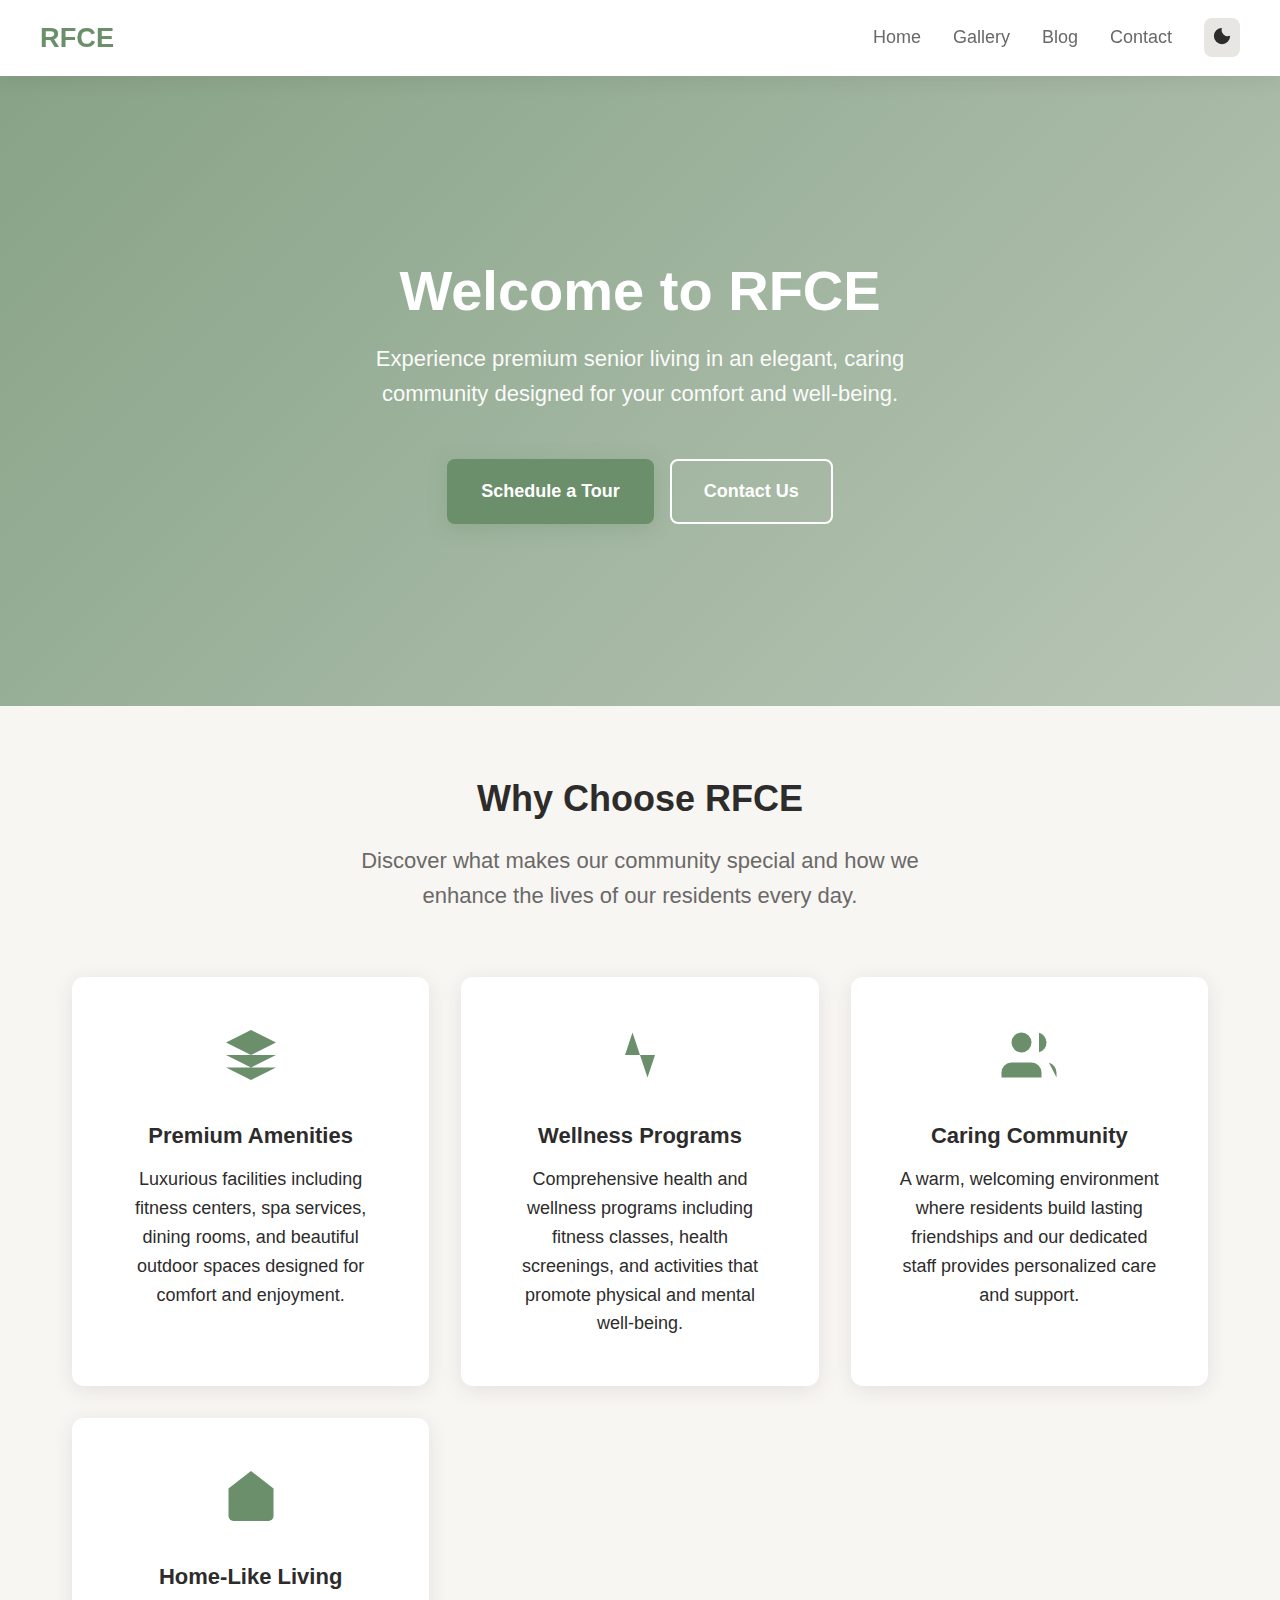
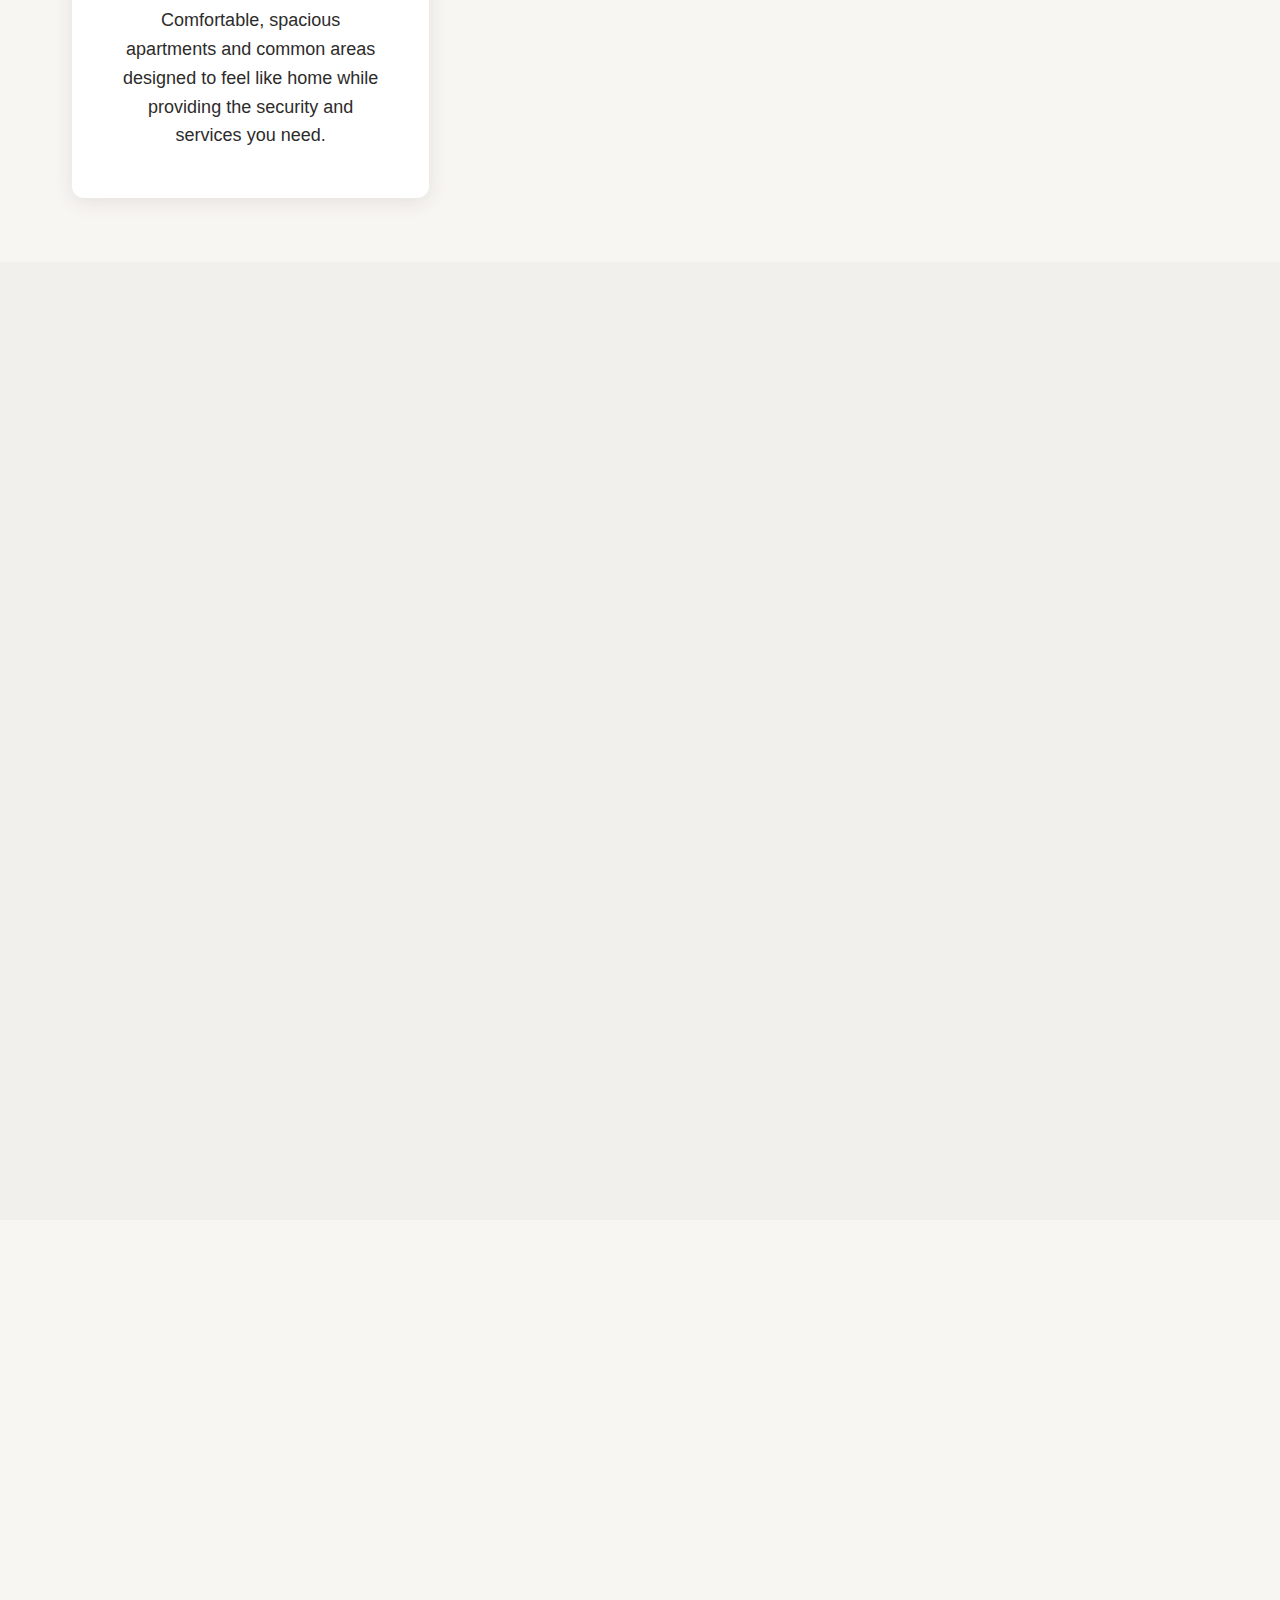
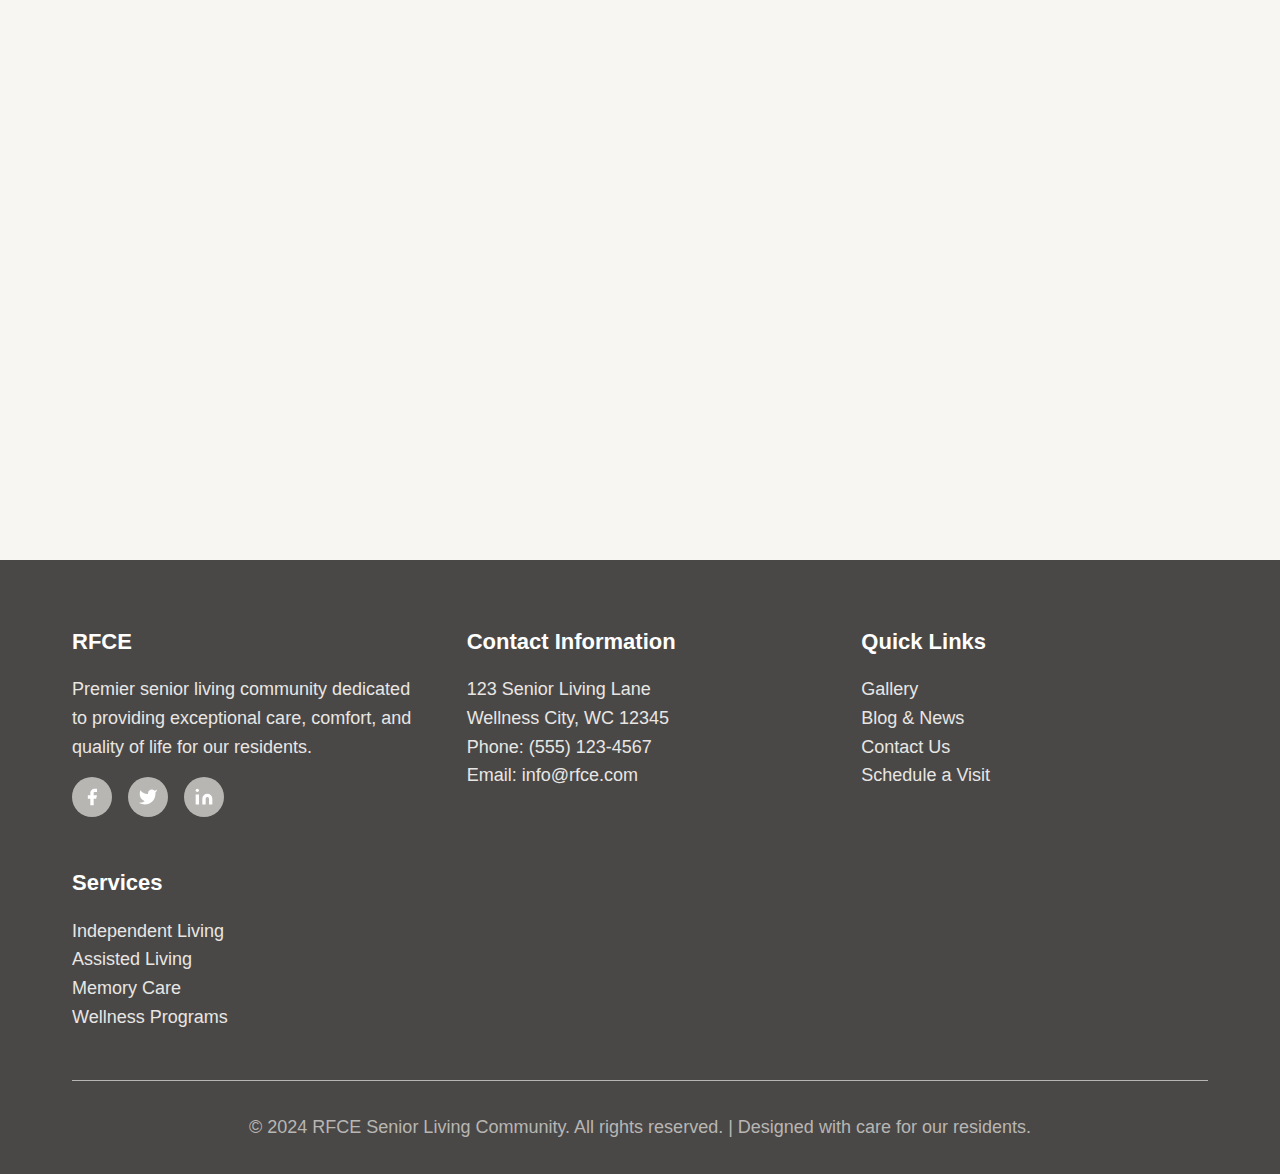
<file: index.html>
<!DOCTYPE html>
<html lang="en">
<head>
    <meta charset="UTF-8">
    <meta name="viewport" content="width=device-width, initial-scale=1.0">
    <title>RFCE - Premier Senior Living Community</title>
    <meta name="description" content="RFCE offers premium senior living with elegant amenities, wellness programs, and a vibrant community. Experience the finest in senior care and lifestyle.">
    <link rel="stylesheet" href="./assets/css/styles.css">
</head>
<body>
    <!-- Header -->
    <header class="header">
        <nav class="nav container">
            <div class="logo">RFCE</div>
            <ul class="nav-menu">
                <li><a href="./index.html" class="nav-link">Home</a></li>
                <li><a href="./gallery.html" class="nav-link">Gallery</a></li>
                <li><a href="./blog.html" class="nav-link">Blog</a></li>
                <li><a href="./contact.html" class="nav-link">Contact</a></li>
                <li>
                    <button class="theme-toggle" aria-label="Toggle dark mode">
                        <svg viewBox="0 0 24 24">
                            <path d="M12 2.25A9.75 9.75 0 1 0 21.75 12c0-.101-.004-.201-.012-.3A7.5 7.5 0 0 1 12 2.25Z"/>
                        </svg>
                    </button>
                </li>
            </ul>
        </nav>
    </header>

    <!-- Main Content -->
    <main>
        <!-- Hero Section -->
        <section class="hero">
            <div class="hero-content">
                <h1>Welcome to RFCE</h1>
                <p>Experience premium senior living in an elegant, caring community designed for your comfort and well-being.</p>
                <div class="hero-buttons">
                    <a href="./contact.html" class="btn btn-primary">Schedule a Tour</a>
                    <a href="./contact.html" class="btn btn-secondary">Contact Us</a>
                </div>
            </div>
        </section>

        <!-- Highlights Section -->
        <section class="section">
            <div class="container">
                <div class="section-header">
                    <h2 class="section-title reveal">Why Choose RFCE</h2>
                    <p class="section-subtitle reveal">Discover what makes our community special and how we enhance the lives of our residents every day.</p>
                </div>
                
                <div class="highlights-grid">
                    <div class="highlight-card reveal-stagger">
                        <svg class="highlight-icon" viewBox="0 0 24 24">
                            <path d="M12 2L2 7l10 5 10-5-10-5zM2 17l10 5 10-5M2 12l10 5 10-5"/>
                        </svg>
                        <h3>Premium Amenities</h3>
                        <p>Luxurious facilities including fitness centers, spa services, dining rooms, and beautiful outdoor spaces designed for comfort and enjoyment.</p>
                    </div>
                    
                    <div class="highlight-card reveal-stagger">
                        <svg class="highlight-icon" viewBox="0 0 24 24">
                            <path d="M22 12h-4l-3 9L9 3l-3 9H2"/>
                        </svg>
                        <h3>Wellness Programs</h3>
                        <p>Comprehensive health and wellness programs including fitness classes, health screenings, and activities that promote physical and mental well-being.</p>
                    </div>
                    
                    <div class="highlight-card reveal-stagger">
                        <svg class="highlight-icon" viewBox="0 0 24 24">
                            <path d="M17 21v-2a4 4 0 0 0-4-4H5a4 4 0 0 0-4 4v2"/>
                            <circle cx="9" cy="7" r="4"/>
                            <path d="M23 21v-2a4 4 0 0 0-3-3.87"/>
                            <path d="M16 3.13a4 4 0 0 1 0 7.75"/>
                        </svg>
                        <h3>Caring Community</h3>
                        <p>A warm, welcoming environment where residents build lasting friendships and our dedicated staff provides personalized care and support.</p>
                    </div>
                    
                    <div class="highlight-card reveal-stagger">
                        <svg class="highlight-icon" viewBox="0 0 24 24">
                            <path d="M3 9l9-7 9 7v11a2 2 0 0 1-2 2H5a2 2 0 0 1-2-2z"/>
                            <polyline points="9,22 9,12 15,12 15,22"/>
                        </svg>
                        <h3>Home-Like Living</h3>
                        <p>Comfortable, spacious apartments and common areas designed to feel like home while providing the security and services you need.</p>
                    </div>
                </div>
            </div>
        </section>

        <!-- Lifestyle Section -->
        <section class="section lifestyle">
            <div class="container">
                <div class="section-header">
                    <h2 class="section-title reveal">Life at RFCE</h2>
                    <p class="section-subtitle reveal">Explore our beautiful facilities and discover the vibrant lifestyle that awaits you.</p>
                </div>
                
                <div class="lifestyle-grid reveal">
                    <!-- Content will be dynamically loaded by JavaScript -->
                </div>
                
                <div class="section-header" style="margin-top: var(--space-2xl);">
                    <a href="./gallery.html" class="btn btn-outline reveal">View Full Gallery</a>
                </div>
            </div>
        </section>

        <!-- Blog Preview Section -->
        <section class="section">
            <div class="container">
                <div class="section-header">
                    <h2 class="section-title reveal">Latest News & Updates</h2>
                    <p class="section-subtitle reveal">Stay informed about community events, wellness tips, and stories from our residents.</p>
                </div>
                
                <div class="blog-grid reveal">
                    <!-- Content will be dynamically loaded by JavaScript -->
                </div>
                
                <div class="section-header" style="margin-top: var(--space-2xl);">
                    <a href="./blog.html" class="btn btn-outline reveal">Read All Articles</a>
                </div>
            </div>
        </section>
    </main>

    <!-- Footer -->
    <footer class="footer">
        <div class="container">
            <div class="footer-content">
                <div class="footer-section">
                    <h3>RFCE</h3>
                    <p>Premier senior living community dedicated to providing exceptional care, comfort, and quality of life for our residents.</p>
                    <div class="social-links">
                        <a href="#" class="social-link" aria-label="Facebook">
                            <svg viewBox="0 0 24 24">
                                <path d="M18 2h-3a5 5 0 0 0-5 5v3H7v4h3v8h4v-8h3l1-4h-4V7a1 1 0 0 1 1-1h3z"/>
                            </svg>
                        </a>
                        <a href="#" class="social-link" aria-label="Twitter">
                            <svg viewBox="0 0 24 24">
                                <path d="M23 3a10.9 10.9 0 0 1-3.14 1.53 4.48 4.48 0 0 0-7.86 3v1A10.66 10.66 0 0 1 3 4s-4 9 5 13a11.64 11.64 0 0 1-7 2c9 5 20 0 20-11.5a4.5 4.5 0 0 0-.08-.83A7.72 7.72 0 0 0 23 3z"/>
                            </svg>
                        </a>
                        <a href="#" class="social-link" aria-label="LinkedIn">
                            <svg viewBox="0 0 24 24">
                                <path d="M16 8a6 6 0 0 1 6 6v7h-4v-7a2 2 0 0 0-2-2 2 2 0 0 0-2 2v7h-4v-7a6 6 0 0 1 6-6z"/>
                                <rect x="2" y="9" width="4" height="12"/>
                                <circle cx="4" cy="4" r="2"/>
                            </svg>
                        </a>
                    </div>
                </div>
                
                <div class="footer-section">
                    <h3>Contact Information</h3>
                    <p>123 Senior Living Lane</p>
                    <p>Wellness City, WC 12345</p>
                    <p>Phone: (555) 123-4567</p>
                    <p>Email: info@rfce.com</p>
                </div>
                
                <div class="footer-section">
                    <h3>Quick Links</h3>
                    <p><a href="./gallery.html">Gallery</a></p>
                    <p><a href="./blog.html">Blog & News</a></p>
                    <p><a href="./contact.html">Contact Us</a></p>
                    <p><a href="./contact.html">Schedule a Visit</a></p>
                </div>
                
                <div class="footer-section">
                    <h3>Services</h3>
                    <p>Independent Living</p>
                    <p>Assisted Living</p>
                    <p>Memory Care</p>
                    <p>Wellness Programs</p>
                </div>
            </div>
            
            <div class="footer-bottom">
                <p>&copy; 2024 RFCE Senior Living Community. All rights reserved. | Designed with care for our residents.</p>
            </div>
        </div>
    </footer>

    <script src="./assets/js/app.js"></script>
</body>
</html>
</file>
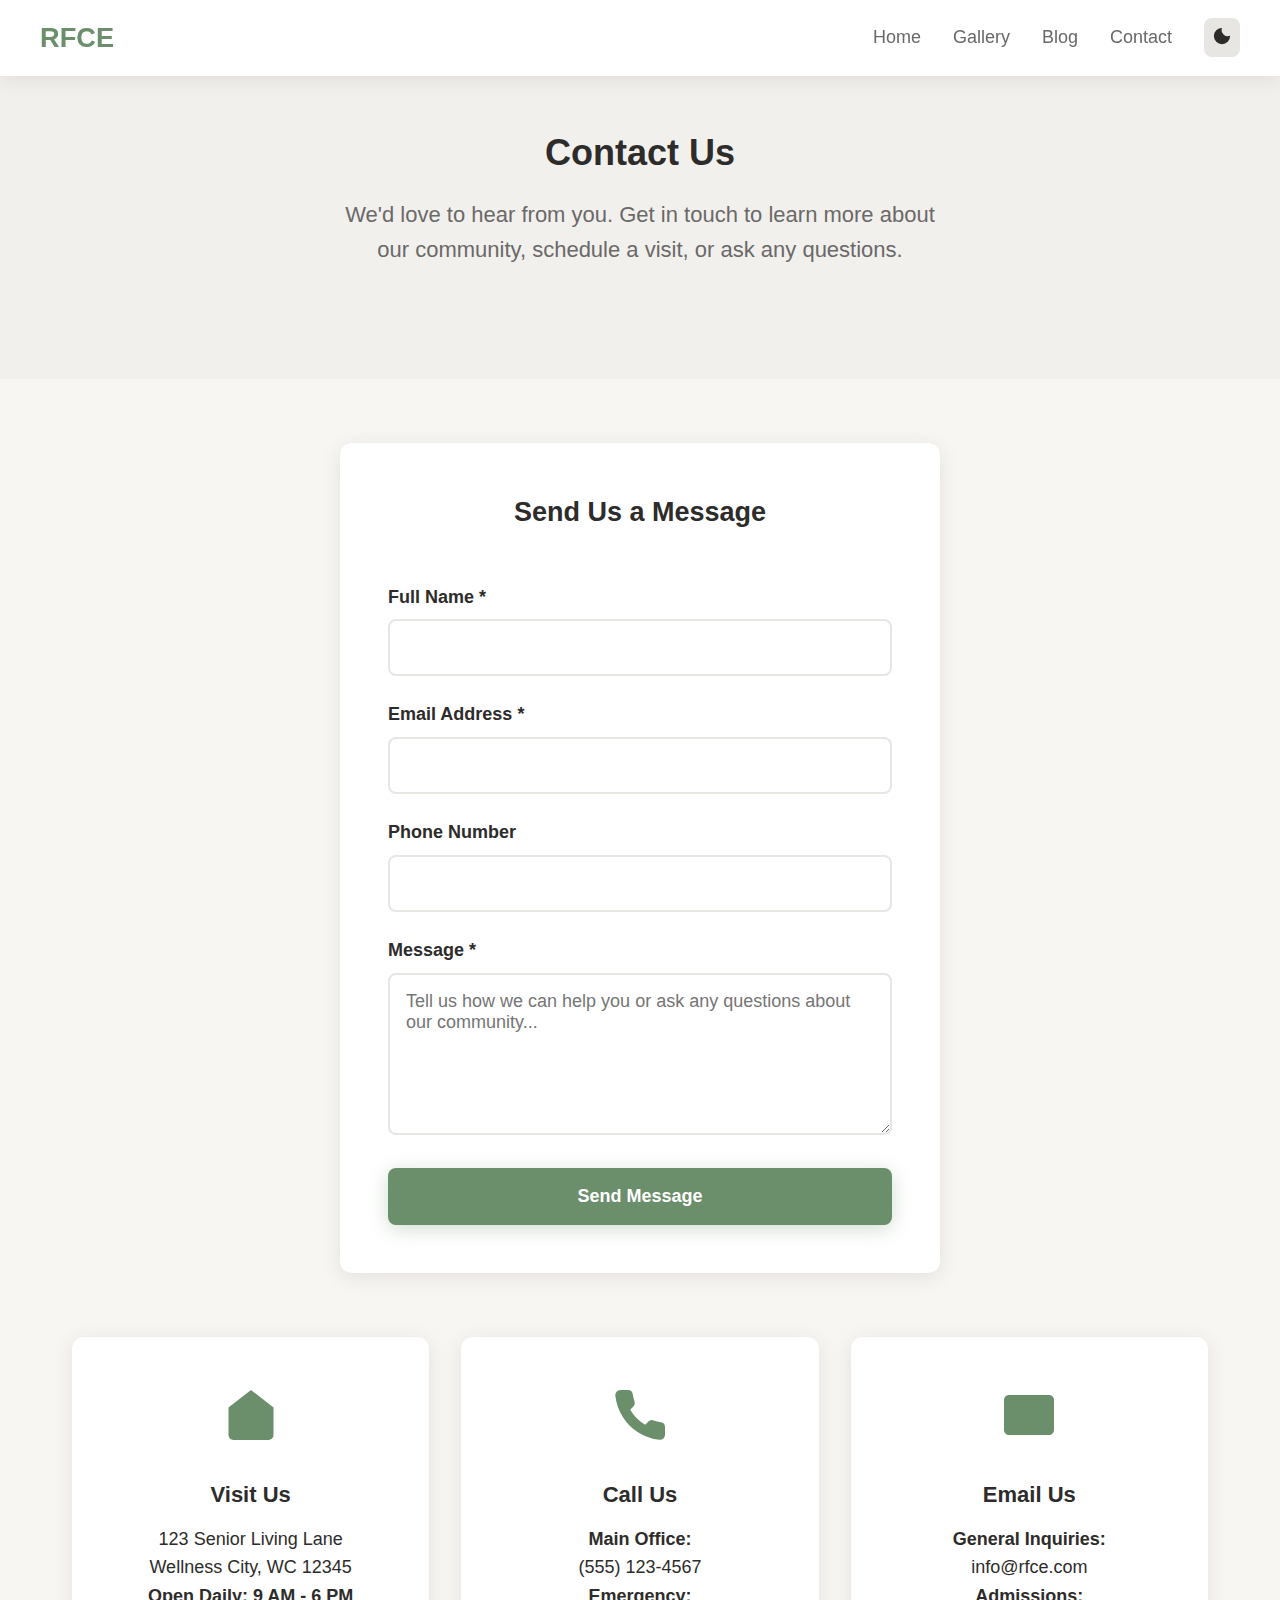
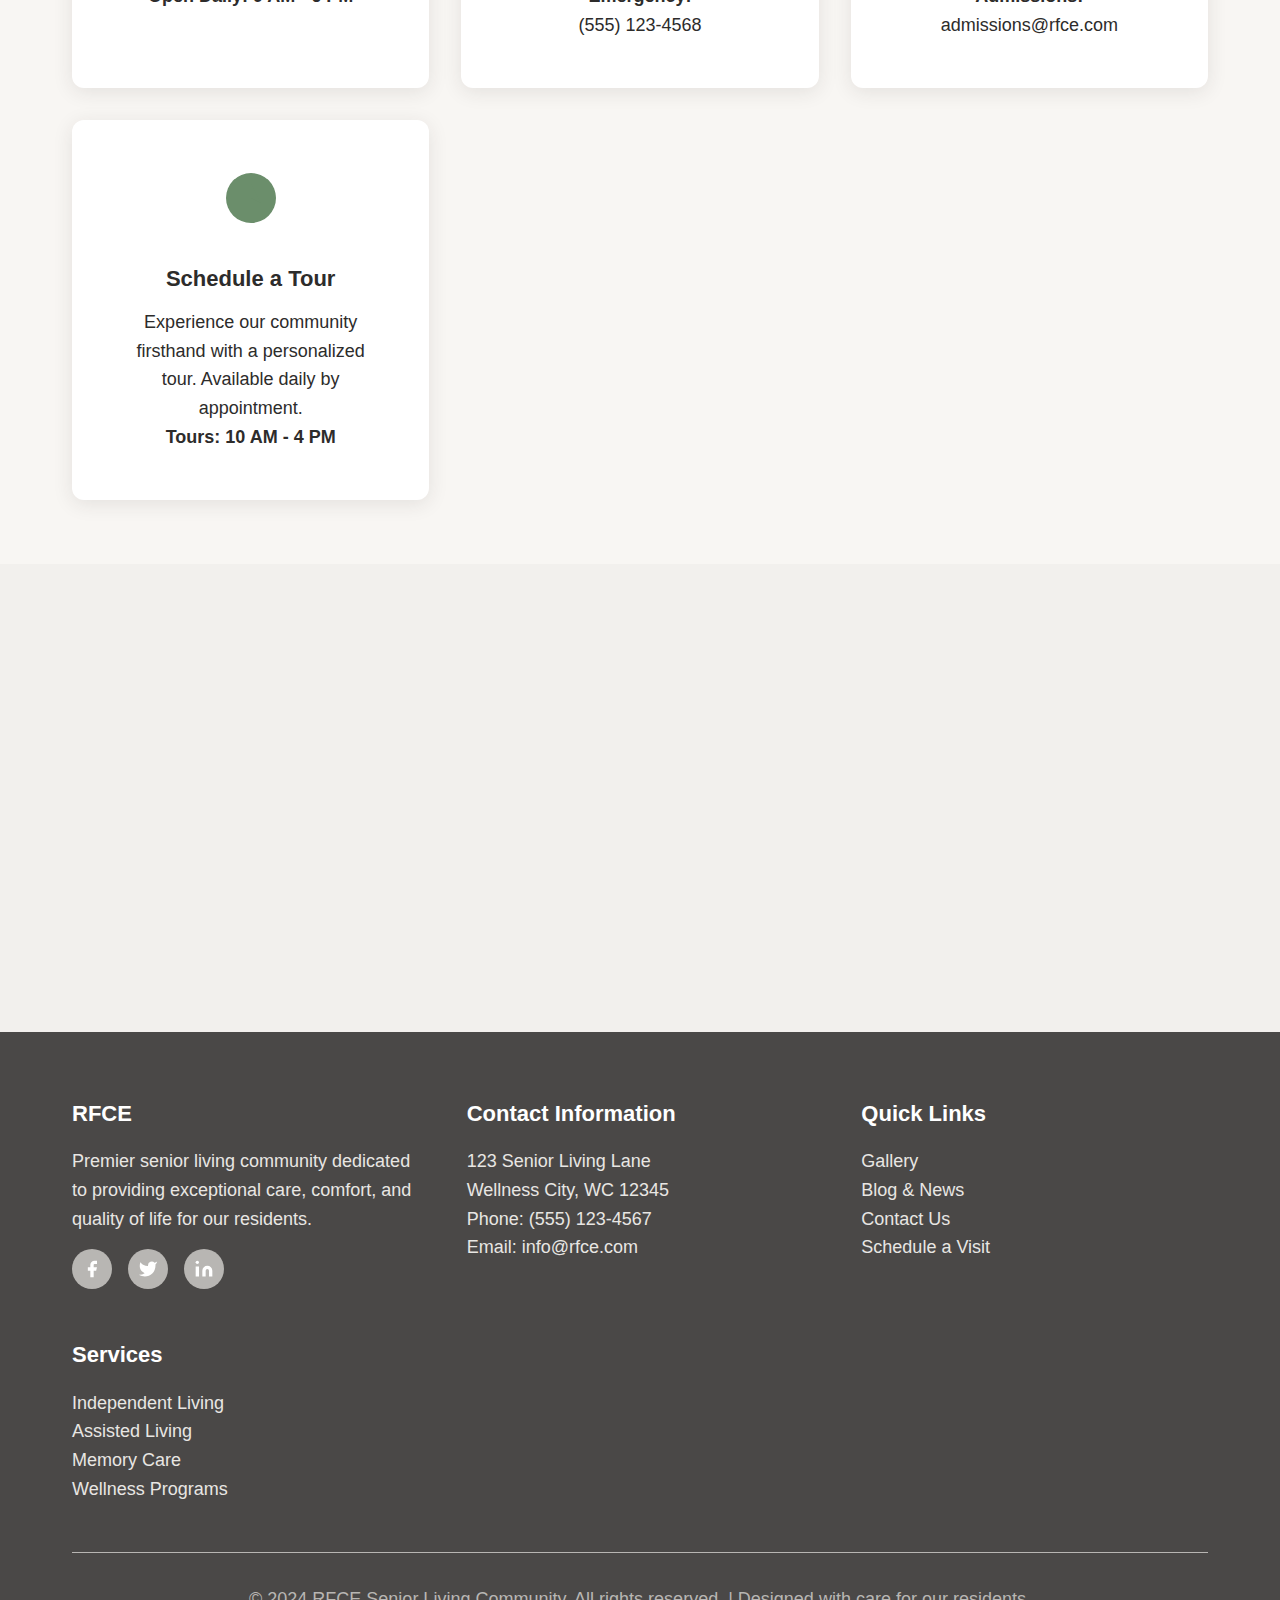
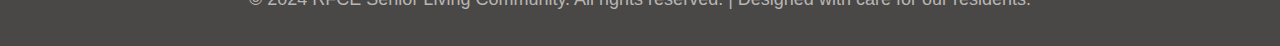
<file: contact.html>
<!DOCTYPE html>
<html lang="en">
<head>
    <meta charset="UTF-8">
    <meta name="viewport" content="width=device-width, initial-scale=1.0">
    <title>Contact Us - RFCE Senior Living Community</title>
    <meta name="description" content="Get in touch with RFCE Senior Living Community. Schedule a visit, ask questions, or learn more about our services and amenities.">
    <link rel="stylesheet" href="./assets/css/styles.css">
</head>
<body>
    <!-- Header -->
    <header class="header">
        <nav class="nav container">
            <div class="logo">RFCE</div>
            <ul class="nav-menu">
                <li><a href="./index.html" class="nav-link">Home</a></li>
                <li><a href="./gallery.html" class="nav-link">Gallery</a></li>
                <li><a href="./blog.html" class="nav-link">Blog</a></li>
                <li><a href="./contact.html" class="nav-link">Contact</a></li>
                <li>
                    <button class="theme-toggle" aria-label="Toggle dark mode">
                        <svg viewBox="0 0 24 24">
                            <path d="M12 2.25A9.75 9.75 0 1 0 21.75 12c0-.101-.004-.201-.012-.3A7.5 7.5 0 0 1 12 2.25Z"/>
                        </svg>
                    </button>
                </li>
            </ul>
        </nav>
    </header>

    <!-- Main Content -->
    <main>
        <!-- Page Header -->
        <section class="section blog-header">
            <div class="container">
                <div class="section-header">
                    <h1 class="section-title reveal">Contact Us</h1>
                    <p class="section-subtitle reveal">We'd love to hear from you. Get in touch to learn more about our community, schedule a visit, or ask any questions.</p>
                </div>
            </div>
        </section>

        <!-- Contact Section -->
        <section class="section">
            <div class="container">
                <!-- Contact Form -->
                <form class="contact-form reveal" novalidate>
                    <h2 style="text-align: center; margin-bottom: var(--space-2xl); color: var(--text-primary);">Send Us a Message</h2>
                    
                    <div class="form-group">
                        <label for="name" class="form-label">Full Name *</label>
                        <input type="text" id="name" name="name" class="form-input" required aria-describedby="name-error">
                        <div class="form-error" id="name-error"></div>
                    </div>

                    <div class="form-group">
                        <label for="email" class="form-label">Email Address *</label>
                        <input type="email" id="email" name="email" class="form-input" required aria-describedby="email-error">
                        <div class="form-error" id="email-error"></div>
                    </div>

                    <div class="form-group">
                        <label for="phone" class="form-label">Phone Number</label>
                        <input type="tel" id="phone" name="phone" class="form-input" aria-describedby="phone-error">
                        <div class="form-error" id="phone-error"></div>
                    </div>

                    <div class="form-group">
                        <label for="message" class="form-label">Message *</label>
                        <textarea id="message" name="message" class="form-textarea" rows="6" required placeholder="Tell us how we can help you or ask any questions about our community..." aria-describedby="message-error"></textarea>
                        <div class="form-error" id="message-error"></div>
                    </div>

                    <button type="submit" class="btn btn-primary" style="width: 100%; justify-content: center;">
                        Send Message
                    </button>
                </form>

                <!-- Contact Information -->
                <div class="highlights-grid" style="margin-top: var(--space-3xl);">
                    <div class="highlight-card reveal-stagger">
                        <svg class="highlight-icon" viewBox="0 0 24 24">
                            <path d="M3 9l9-7 9 7v11a2 2 0 0 1-2 2H5a2 2 0 0 1-2-2z"/>
                            <polyline points="9,22 9,12 15,12 15,22"/>
                        </svg>
                        <h3>Visit Us</h3>
                        <p>123 Senior Living Lane<br>
                        Wellness City, WC 12345<br>
                        <strong>Open Daily: 9 AM - 6 PM</strong></p>
                    </div>
                    
                    <div class="highlight-card reveal-stagger">
                        <svg class="highlight-icon" viewBox="0 0 24 24">
                            <path d="M22 16.92v3a2 2 0 0 1-2.18 2 19.79 19.79 0 0 1-8.63-3.07 19.5 19.5 0 0 1-6-6 19.79 19.79 0 0 1-3.07-8.67A2 2 0 0 1 4.11 2h3a2 2 0 0 1 2 1.72 12.84 12.84 0 0 0 .7 2.81 2 2 0 0 1-.45 2.11L8.09 9.91a16 16 0 0 0 6 6l1.27-1.27a2 2 0 0 1 2.11-.45 12.84 12.84 0 0 0 2.81.7A2 2 0 0 1 22 16.92z"/>
                        </svg>
                        <h3>Call Us</h3>
                        <p><strong>Main Office:</strong><br>
                        (555) 123-4567<br>
                        <strong>Emergency:</strong><br>
                        (555) 123-4568</p>
                    </div>
                    
                    <div class="highlight-card reveal-stagger">
                        <svg class="highlight-icon" viewBox="0 0 24 24">
                            <path d="M4 4h16c1.1 0 2 .9 2 2v12c0 1.1-.9 2-2 2H4c-1.1 0-2-.9-2-2V6c0-1.1.9-2 2-2z"/>
                            <polyline points="22,6 12,13 2,6"/>
                        </svg>
                        <h3>Email Us</h3>
                        <p><strong>General Inquiries:</strong><br>
                        info@rfce.com<br>
                        <strong>Admissions:</strong><br>
                        admissions@rfce.com</p>
                    </div>
                    
                    <div class="highlight-card reveal-stagger">
                        <svg class="highlight-icon" viewBox="0 0 24 24">
                            <circle cx="12" cy="12" r="10"/>
                            <polyline points="12,6 12,12 16,14"/>
                        </svg>
                        <h3>Schedule a Tour</h3>
                        <p>Experience our community firsthand with a personalized tour. Available daily by appointment.<br>
                        <strong>Tours: 10 AM - 4 PM</strong></p>
                    </div>
                </div>
            </div>
        </section>

        <!-- Call to Action -->
        <section class="section" style="background-color: var(--neutral-warm);">
            <div class="container">
                <div class="section-header">
                    <h2 class="section-title reveal">Ready to Learn More?</h2>
                    <p class="section-subtitle reveal">Our friendly team is here to answer all your questions and help you discover if RFCE is the right fit for you or your loved one.</p>
                    <div style="margin-top: var(--space-xl);">
                        <div class="hero-buttons reveal">
                            <a href="tel:+15551234567" class="btn btn-primary">Call Now</a>
                            <a href="mailto:info@rfce.com" class="btn btn-outline">Email Us</a>
                        </div>
                    </div>
                </div>
            </div>
        </section>
    </main>

    <!-- Footer -->
    <footer class="footer">
        <div class="container">
            <div class="footer-content">
                <div class="footer-section">
                    <h3>RFCE</h3>
                    <p>Premier senior living community dedicated to providing exceptional care, comfort, and quality of life for our residents.</p>
                    <div class="social-links">
                        <a href="#" class="social-link" aria-label="Facebook">
                            <svg viewBox="0 0 24 24">
                                <path d="M18 2h-3a5 5 0 0 0-5 5v3H7v4h3v8h4v-8h3l1-4h-4V7a1 1 0 0 1 1-1h3z"/>
                            </svg>
                        </a>
                        <a href="#" class="social-link" aria-label="Twitter">
                            <svg viewBox="0 0 24 24">
                                <path d="M23 3a10.9 10.9 0 0 1-3.14 1.53 4.48 4.48 0 0 0-7.86 3v1A10.66 10.66 0 0 1 3 4s-4 9 5 13a11.64 11.64 0 0 1-7 2c9 5 20 0 20-11.5a4.5 4.5 0 0 0-.08-.83A7.72 7.72 0 0 0 23 3z"/>
                            </svg>
                        </a>
                        <a href="#" class="social-link" aria-label="LinkedIn">
                            <svg viewBox="0 0 24 24">
                                <path d="M16 8a6 6 0 0 1 6 6v7h-4v-7a2 2 0 0 0-2-2 2 2 0 0 0-2 2v7h-4v-7a6 6 0 0 1 6-6z"/>
                                <rect x="2" y="9" width="4" height="12"/>
                                <circle cx="4" cy="4" r="2"/>
                            </svg>
                        </a>
                    </div>
                </div>
                
                <div class="footer-section">
                    <h3>Contact Information</h3>
                    <p>123 Senior Living Lane</p>
                    <p>Wellness City, WC 12345</p>
                    <p>Phone: (555) 123-4567</p>
                    <p>Email: info@rfce.com</p>
                </div>
                
                <div class="footer-section">
                    <h3>Quick Links</h3>
                    <p><a href="./gallery.html">Gallery</a></p>
                    <p><a href="./blog.html">Blog & News</a></p>
                    <p><a href="./contact.html">Contact Us</a></p>
                    <p><a href="./contact.html">Schedule a Visit</a></p>
                </div>
                
                <div class="footer-section">
                    <h3>Services</h3>
                    <p>Independent Living</p>
                    <p>Assisted Living</p>
                    <p>Memory Care</p>
                    <p>Wellness Programs</p>
                </div>
            </div>
            
            <div class="footer-bottom">
                <p>&copy; 2024 RFCE Senior Living Community. All rights reserved. | Designed with care for our residents.</p>
            </div>
        </div>
    </footer>

    <script src="./assets/js/app.js"></script>
</body>
</html>
</file>
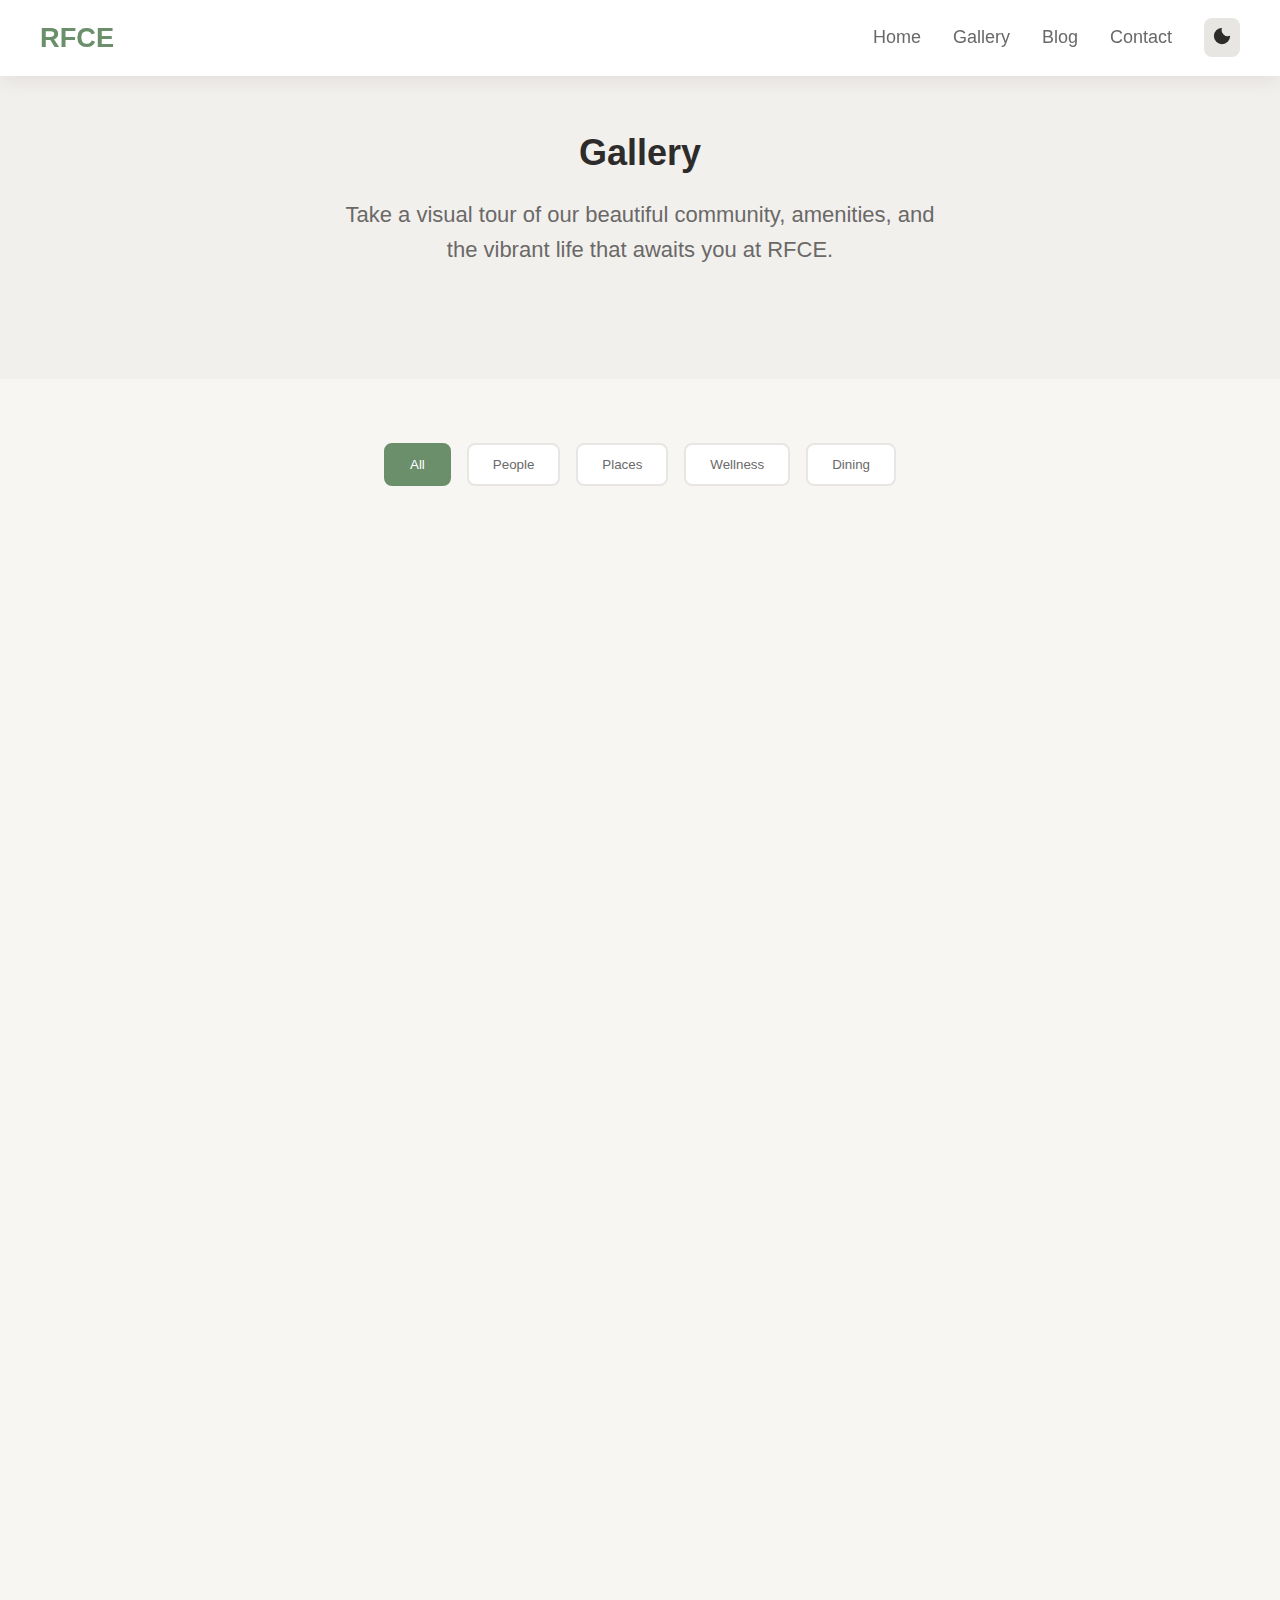
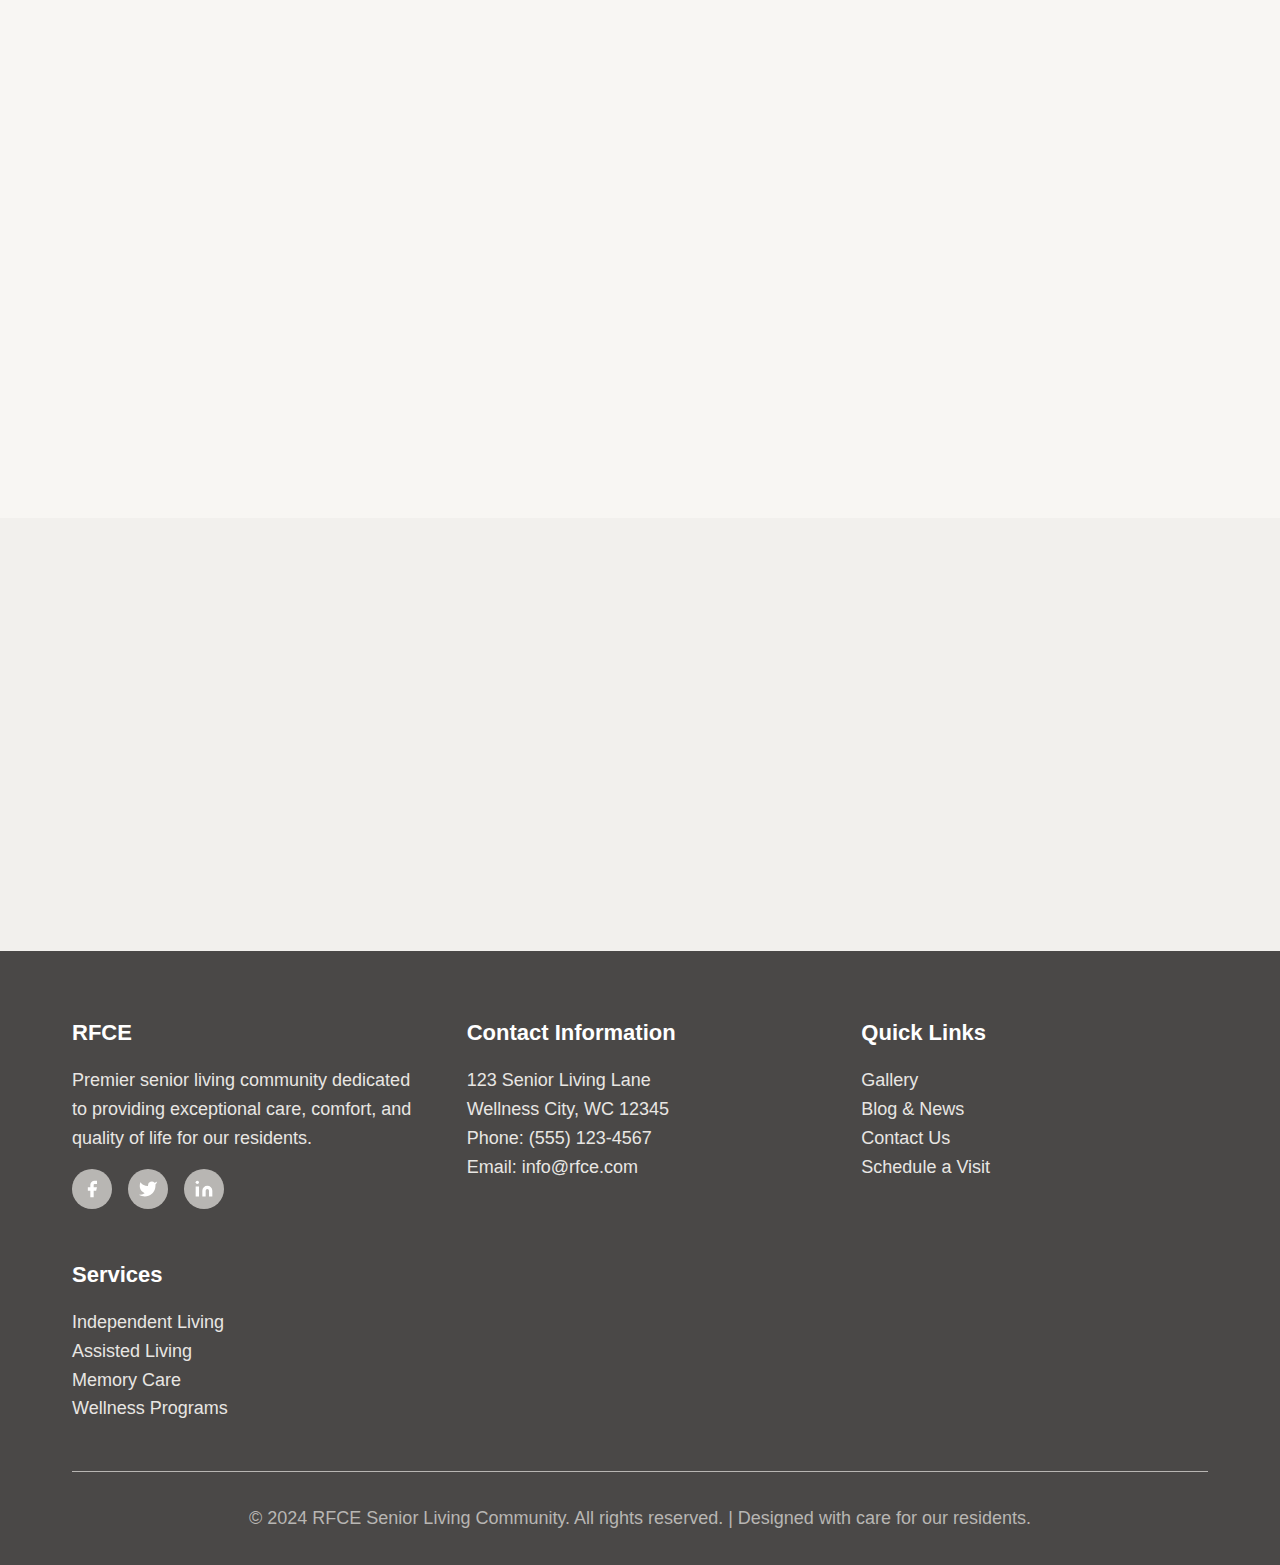
<file: gallery.html>
<!DOCTYPE html>
<html lang="en">
<head>
    <meta charset="UTF-8">
    <meta name="viewport" content="width=device-width, initial-scale=1.0">
    <title>Gallery - RFCE Senior Living Community</title>
    <meta name="description" content="Explore our beautiful facilities, amenities, and community spaces at RFCE. See why our residents love calling RFCE home.">
    <link rel="stylesheet" href="./assets/css/styles.css">
</head>
<body>
    <!-- Header -->
    <header class="header">
        <nav class="nav container">
            <div class="logo">RFCE</div>
            <ul class="nav-menu">
                <li><a href="./index.html" class="nav-link">Home</a></li>
                <li><a href="./gallery.html" class="nav-link">Gallery</a></li>
                <li><a href="./blog.html" class="nav-link">Blog</a></li>
                <li><a href="./contact.html" class="nav-link">Contact</a></li>
                <li>
                    <button class="theme-toggle" aria-label="Toggle dark mode">
                        <svg viewBox="0 0 24 24">
                            <path d="M12 2.25A9.75 9.75 0 1 0 21.75 12c0-.101-.004-.201-.012-.3A7.5 7.5 0 0 1 12 2.25Z"/>
                        </svg>
                    </button>
                </li>
            </ul>
        </nav>
    </header>

    <!-- Main Content -->
    <main>
        <!-- Page Header -->
        <section class="section blog-header">
            <div class="container">
                <div class="section-header">
                    <h1 class="section-title reveal">Gallery</h1>
                    <p class="section-subtitle reveal">Take a visual tour of our beautiful community, amenities, and the vibrant life that awaits you at RFCE.</p>
                </div>
            </div>
        </section>

        <!-- Gallery Section -->
        <section class="section">
            <div class="container">
                <!-- Filter Buttons -->
                <div class="gallery-filters reveal">
                    <button class="filter-btn active" data-filter="all">All</button>
                    <button class="filter-btn" data-filter="people">People</button>
                    <button class="filter-btn" data-filter="places">Places</button>
                    <button class="filter-btn" data-filter="wellness">Wellness</button>
                    <button class="filter-btn" data-filter="dining">Dining</button>
                </div>

                <!-- Gallery Grid -->
                <div class="gallery-grid reveal">
                    <!-- Content will be dynamically loaded by JavaScript -->
                </div>
            </div>
        </section>

        <!-- Call to Action -->
        <section class="section" style="background-color: var(--neutral-warm);">
            <div class="container">
                <div class="section-header">
                    <h2 class="section-title reveal">Ready to Experience RFCE?</h2>
                    <p class="section-subtitle reveal">Schedule a personal tour to see our beautiful community in person and meet our caring staff.</p>
                    <div style="margin-top: var(--space-xl);">
                        <a href="./contact.html" class="btn btn-primary reveal">Schedule Your Visit</a>
                    </div>
                </div>
            </div>
        </section>
    </main>

    <!-- Footer -->
    <footer class="footer">
        <div class="container">
            <div class="footer-content">
                <div class="footer-section">
                    <h3>RFCE</h3>
                    <p>Premier senior living community dedicated to providing exceptional care, comfort, and quality of life for our residents.</p>
                    <div class="social-links">
                        <a href="#" class="social-link" aria-label="Facebook">
                            <svg viewBox="0 0 24 24">
                                <path d="M18 2h-3a5 5 0 0 0-5 5v3H7v4h3v8h4v-8h3l1-4h-4V7a1 1 0 0 1 1-1h3z"/>
                            </svg>
                        </a>
                        <a href="#" class="social-link" aria-label="Twitter">
                            <svg viewBox="0 0 24 24">
                                <path d="M23 3a10.9 10.9 0 0 1-3.14 1.53 4.48 4.48 0 0 0-7.86 3v1A10.66 10.66 0 0 1 3 4s-4 9 5 13a11.64 11.64 0 0 1-7 2c9 5 20 0 20-11.5a4.5 4.5 0 0 0-.08-.83A7.72 7.72 0 0 0 23 3z"/>
                            </svg>
                        </a>
                        <a href="#" class="social-link" aria-label="LinkedIn">
                            <svg viewBox="0 0 24 24">
                                <path d="M16 8a6 6 0 0 1 6 6v7h-4v-7a2 2 0 0 0-2-2 2 2 0 0 0-2 2v7h-4v-7a6 6 0 0 1 6-6z"/>
                                <rect x="2" y="9" width="4" height="12"/>
                                <circle cx="4" cy="4" r="2"/>
                            </svg>
                        </a>
                    </div>
                </div>
                
                <div class="footer-section">
                    <h3>Contact Information</h3>
                    <p>123 Senior Living Lane</p>
                    <p>Wellness City, WC 12345</p>
                    <p>Phone: (555) 123-4567</p>
                    <p>Email: info@rfce.com</p>
                </div>
                
                <div class="footer-section">
                    <h3>Quick Links</h3>
                    <p><a href="./gallery.html">Gallery</a></p>
                    <p><a href="./blog.html">Blog & News</a></p>
                    <p><a href="./contact.html">Contact Us</a></p>
                    <p><a href="./contact.html">Schedule a Visit</a></p>
                </div>
                
                <div class="footer-section">
                    <h3>Services</h3>
                    <p>Independent Living</p>
                    <p>Assisted Living</p>
                    <p>Memory Care</p>
                    <p>Wellness Programs</p>
                </div>
            </div>
            
            <div class="footer-bottom">
                <p>&copy; 2024 RFCE Senior Living Community. All rights reserved. | Designed with care for our residents.</p>
            </div>
        </div>
    </footer>

    <script src="./assets/js/app.js"></script>
</body>
</html>
</file>
<file: assets/css/styles.css>
/* ====================================
   RFCE - Senior Living Community CSS
   ==================================== */

/* CSS Custom Properties */
:root {
  /* Colors - Calm greens and neutrals */
  --primary-green: #6b8e6b;
  --secondary-green: #8fa68f;
  --light-green: #a8c4a8;
  --neutral-cream: #f8f6f3;
  --neutral-warm: #f2f0ed;
  --neutral-light: #e8e6e3;
  --neutral-medium: #b8b6b3;
  --neutral-dark: #4a4847;
  --text-primary: #2d2c2b;
  --text-secondary: #6a6968;
  --white: #ffffff;
  --shadow: rgba(45, 44, 43, 0.1);
  --shadow-medium: rgba(45, 44, 43, 0.15);
  
  /* Dark Mode */
  --dark-bg: #1a1918;
  --dark-surface: #252423;
  --dark-text-primary: #e8e6e3;
  --dark-text-secondary: #b8b6b3;
  
  /* Typography */
  --font-family: -apple-system, BlinkMacSystemFont, "Segoe UI", Roboto, sans-serif;
  --font-size-sm: clamp(0.875rem, 0.8rem + 0.375vw, 1rem);
  --font-size-base: clamp(1rem, 0.9rem + 0.5vw, 1.125rem);
  --font-size-lg: clamp(1.125rem, 1rem + 0.625vw, 1.375rem);
  --font-size-xl: clamp(1.25rem, 1.1rem + 0.75vw, 1.75rem);
  --font-size-2xl: clamp(1.5rem, 1.25rem + 1.25vw, 2.25rem);
  --font-size-3xl: clamp(2rem, 1.5rem + 2.5vw, 3.5rem);
  
  /* Spacing */
  --space-xs: 0.5rem;
  --space-sm: 0.75rem;
  --space-md: 1rem;
  --space-lg: 1.5rem;
  --space-xl: 2rem;
  --space-2xl: 3rem;
  --space-3xl: 4rem;
  
  /* Layout */
  --container-max: 1200px;
  --border-radius: 8px;
  --border-radius-lg: 12px;
  --transition-base: 0.25s ease-out;
}

/* Dark Mode */
[data-theme="dark"] {
  --neutral-cream: var(--dark-bg);
  --neutral-warm: var(--dark-surface);
  --white: var(--dark-surface);
  --text-primary: var(--dark-text-primary);
  --text-secondary: var(--dark-text-secondary);
  --shadow: rgba(0, 0, 0, 0.3);
}

/* Reset */
*, *::before, *::after {
  box-sizing: border-box;
  margin: 0;
  padding: 0;
}

html { scroll-behavior: smooth; }

body {
  font-family: var(--font-family);
  font-size: var(--font-size-base);
  line-height: 1.6;
  color: var(--text-primary);
  background-color: var(--neutral-cream);
  transition: background-color var(--transition-base), color var(--transition-base);
}

img { max-width: 100%; height: auto; display: block; }
a { color: inherit; text-decoration: none; }
button { font-family: inherit; cursor: pointer; border: none; background: none; }

/* Reduced Motion */
@media (prefers-reduced-motion: reduce) {
  *, *::before, *::after {
    animation-duration: 0.01ms !important;
    transition-duration: 0.01ms !important;
    scroll-behavior: auto !important;
  }
}

/* Focus */
*:focus-visible {
  outline: 2px solid var(--primary-green);
  outline-offset: 2px;
}

/* Container */
.container {
  width: 100%;
  max-width: var(--container-max);
  margin: 0 auto;
  padding: 0 var(--space-md);
}

@media (min-width: 768px) {
  .container { padding: 0 var(--space-xl); }
}

/* Header */
.header {
  background-color: var(--white);
  box-shadow: 0 2px 20px var(--shadow);
  position: sticky;
  top: 0;
  z-index: 100;
}

.nav {
  display: flex;
  align-items: center;
  justify-content: space-between;
  padding: var(--space-md) 0;
}

.logo {
  font-size: var(--font-size-xl);
  font-weight: 700;
  color: var(--primary-green);
}

.nav-menu {
  display: flex;
  align-items: center;
  gap: var(--space-xl);
  list-style: none;
}

.nav-link {
  font-weight: 500;
  color: var(--text-secondary);
  transition: color var(--transition-base);
  position: relative;
}

.nav-link:hover, .nav-link.active {
  color: var(--primary-green);
}

.nav-link::after {
  content: '';
  position: absolute;
  bottom: -4px;
  left: 0;
  width: 0;
  height: 2px;
  background-color: var(--primary-green);
  transition: width var(--transition-base);
}

.nav-link:hover::after, .nav-link.active::after {
  width: 100%;
}

.theme-toggle {
  padding: var(--space-xs);
  border-radius: var(--border-radius);
  background-color: var(--neutral-light);
  transition: background-color var(--transition-base);
}

.theme-toggle svg {
  width: 20px;
  height: 20px;
  fill: var(--text-primary);
}

/* Hero */
.hero {
  position: relative;
  height: 70vh;
  min-height: 500px;
  background: linear-gradient(135deg, rgba(107, 142, 107, 0.8), rgba(143, 166, 143, 0.6)),
              url('https://images.unsplash.com/photo-1559827260-dc66d52bef19?w=1600&q=80') center/cover;
  display: flex;
  align-items: center;
  justify-content: center;
  text-align: center;
  color: var(--white);
}

.hero-content {
  max-width: 700px;
  padding: var(--space-2xl);
}

.hero h1 {
  font-size: var(--font-size-3xl);
  font-weight: 700;
  margin-bottom: var(--space-md);
  line-height: 1.2;
}

.hero p {
  font-size: var(--font-size-lg);
  margin-bottom: var(--space-2xl);
  opacity: 0.95;
}

.hero-buttons {
  display: flex;
  gap: var(--space-md);
  justify-content: center;
  flex-wrap: wrap;
}

/* Buttons */
.btn {
  display: inline-flex;
  align-items: center;
  gap: var(--space-xs);
  padding: var(--space-md) var(--space-xl);
  font-size: var(--font-size-base);
  font-weight: 600;
  border-radius: var(--border-radius);
  transition: all var(--transition-base);
  cursor: pointer;
  border: 2px solid transparent;
}

.btn-primary {
  background-color: var(--primary-green);
  color: var(--white);
  box-shadow: 0 4px 20px rgba(107, 142, 107, 0.3);
}

.btn-primary:hover {
  background-color: var(--secondary-green);
  transform: translateY(-2px);
  box-shadow: 0 8px 30px rgba(107, 142, 107, 0.4);
}

.btn-secondary {
  background-color: transparent;
  color: var(--white);
  border-color: var(--white);
}

.btn-secondary:hover {
  background-color: var(--white);
  color: var(--primary-green);
}

.btn-outline {
  background-color: transparent;
  color: var(--primary-green);
  border-color: var(--primary-green);
}

.btn-outline:hover {
  background-color: var(--primary-green);
  color: var(--white);
}

/* Sections */
.section {
  padding: var(--space-3xl) 0;
}

.section-header {
  text-align: center;
  margin-bottom: var(--space-3xl);
}

.section-title {
  font-size: var(--font-size-2xl);
  font-weight: 700;
  color: var(--text-primary);
  margin-bottom: var(--space-md);
}

.section-subtitle {
  font-size: var(--font-size-lg);
  color: var(--text-secondary);
  max-width: 600px;
  margin: 0 auto;
}

/* Highlights */
.highlights-grid {
  display: grid;
  grid-template-columns: repeat(auto-fit, minmax(280px, 1fr));
  gap: var(--space-xl);
}

.highlight-card {
  background-color: var(--white);
  padding: var(--space-2xl);
  border-radius: var(--border-radius-lg);
  box-shadow: 0 4px 20px var(--shadow);
  text-align: center;
  transition: transform var(--transition-base), box-shadow var(--transition-base);
}

.highlight-card:hover {
  transform: translateY(-4px);
  box-shadow: 0 8px 30px var(--shadow-medium);
}

.highlight-icon {
  width: 60px;
  height: 60px;
  margin: 0 auto var(--space-lg);
  fill: var(--primary-green);
}

.highlight-card h3 {
  font-size: var(--font-size-lg);
  font-weight: 600;
  margin-bottom: var(--space-sm);
}

/* Lifestyle */
.lifestyle {
  background-color: var(--neutral-warm);
}

.lifestyle-grid {
  display: grid;
  grid-template-columns: repeat(auto-fit, minmax(200px, 1fr));
  gap: var(--space-md);
}

.lifestyle-item {
  position: relative;
  aspect-ratio: 1;
  border-radius: var(--border-radius-lg);
  overflow: hidden;
  cursor: pointer;
  transition: transform var(--transition-base);
}

.lifestyle-item:hover {
  transform: scale(1.05);
}

.lifestyle-item img {
  width: 100%;
  height: 100%;
  object-fit: cover;
}

.lifestyle-overlay {
  position: absolute;
  inset: 0;
  background: linear-gradient(to top, rgba(0,0,0,0.7), transparent);
  display: flex;
  align-items: flex-end;
  padding: var(--space-md);
  color: var(--white);
  font-weight: 600;
}

/* Blog */
.blog-grid {
  display: grid;
  grid-template-columns: repeat(auto-fit, minmax(300px, 1fr));
  gap: var(--space-xl);
}

.blog-card {
  background-color: var(--white);
  border-radius: var(--border-radius-lg);
  overflow: hidden;
  box-shadow: 0 4px 20px var(--shadow);
  transition: transform var(--transition-base);
  cursor: pointer;
}

.blog-card:hover {
  transform: translateY(-4px);
}

.blog-image {
  aspect-ratio: 16/9;
  overflow: hidden;
}

.blog-image img {
  width: 100%;
  height: 100%;
  object-fit: cover;
  transition: transform 0.4s ease-out;
}

.blog-card:hover .blog-image img {
  transform: scale(1.05);
}

.blog-content {
  padding: var(--space-lg);
}

.blog-meta {
  display: flex;
  align-items: center;
  gap: var(--space-sm);
  margin-bottom: var(--space-sm);
  font-size: var(--font-size-sm);
  color: var(--text-secondary);
}

.blog-tag {
  background-color: var(--light-green);
  color: var(--primary-green);
  padding: var(--space-xs) var(--space-sm);
  border-radius: var(--border-radius);
  font-weight: 500;
  font-size: 0.75rem;
}

.blog-title {
  font-size: var(--font-size-lg);
  font-weight: 600;
  margin-bottom: var(--space-sm);
  line-height: 1.4;
}

/* Footer */
.footer {
  background-color: var(--neutral-dark);
  color: var(--neutral-light);
  padding: var(--space-3xl) 0 var(--space-xl);
}

.footer-content {
  display: grid;
  grid-template-columns: repeat(auto-fit, minmax(250px, 1fr));
  gap: var(--space-2xl);
  margin-bottom: var(--space-2xl);
}

.footer-section h3 {
  color: var(--white);
  font-size: var(--font-size-lg);
  margin-bottom: var(--space-md);
}

.social-links {
  display: flex;
  gap: var(--space-md);
  margin-top: var(--space-md);
}

.social-link {
  display: flex;
  align-items: center;
  justify-content: center;
  width: 40px;
  height: 40px;
  background-color: var(--neutral-medium);
  border-radius: 50%;
  transition: background-color var(--transition-base);
}

.social-link:hover {
  background-color: var(--light-green);
}

.social-link svg {
  width: 20px;
  height: 20px;
  fill: var(--white);
}

.footer-bottom {
  text-align: center;
  padding-top: var(--space-xl);
  border-top: 1px solid var(--neutral-medium);
  color: var(--neutral-medium);
}

/* Gallery */
.gallery-filters {
  display: flex;
  justify-content: center;
  gap: var(--space-md);
  margin-bottom: var(--space-2xl);
  flex-wrap: wrap;
}

.filter-btn {
  padding: var(--space-sm) var(--space-lg);
  border: 2px solid var(--neutral-light);
  background-color: var(--white);
  color: var(--text-secondary);
  border-radius: var(--border-radius);
  font-weight: 500;
  transition: all var(--transition-base);
}

.filter-btn:hover, .filter-btn.active {
  border-color: var(--primary-green);
  background-color: var(--primary-green);
  color: var(--white);
}

.gallery-grid {
  display: grid;
  grid-template-columns: repeat(auto-fit, minmax(280px, 1fr));
  gap: var(--space-md);
}

.gallery-item {
  aspect-ratio: 1;
  border-radius: var(--border-radius-lg);
  overflow: hidden;
  cursor: pointer;
  transition: transform var(--transition-base);
}

.gallery-item.hidden { display: none; }
.gallery-item:hover { transform: scale(1.02); }

.gallery-item img {
  width: 100%;
  height: 100%;
  object-fit: cover;
}

/* Lightbox */
.lightbox {
  position: fixed;
  inset: 0;
  background-color: rgba(0, 0, 0, 0.9);
  display: flex;
  align-items: center;
  justify-content: center;
  z-index: 1000;
  opacity: 0;
  visibility: hidden;
  transition: opacity var(--transition-base), visibility var(--transition-base);
}

.lightbox.active {
  opacity: 1;
  visibility: visible;
}

.lightbox-content {
  position: relative;
  max-width: 90vw;
  max-height: 90vh;
}

.lightbox img {
  max-width: 100%;
  max-height: 100%;
  border-radius: var(--border-radius);
}

.lightbox-nav {
  position: absolute;
  top: 50%;
  transform: translateY(-50%);
  background-color: rgba(255, 255, 255, 0.2);
  border: none;
  color: var(--white);
  width: 50px;
  height: 50px;
  border-radius: 50%;
  cursor: pointer;
  display: flex;
  align-items: center;
  justify-content: center;
  transition: background-color var(--transition-base);
}

.lightbox-prev { left: -80px; }
.lightbox-next { right: -80px; }

.lightbox-close {
  position: absolute;
  top: -60px;
  right: -20px;
  background-color: transparent;
  border: none;
  color: var(--white);
  font-size: 2rem;
  cursor: pointer;
  width: 40px;
  height: 40px;
}

/* Blog Page */
.blog-header {
  background-color: var(--neutral-warm);
  padding: var(--space-2xl) 0;
}

.blog-controls {
  display: flex;
  gap: var(--space-md);
  margin-bottom: var(--space-2xl);
  flex-wrap: wrap;
}

.search-input {
  flex: 1;
  min-width: 250px;
  padding: var(--space-sm) var(--space-md);
  border: 2px solid var(--neutral-light);
  border-radius: var(--border-radius);
  font-size: var(--font-size-base);
  transition: border-color var(--transition-base);
}

.search-input:focus {
  outline: none;
  border-color: var(--primary-green);
}

/* Modal */
.modal {
  position: fixed;
  inset: 0;
  background-color: rgba(0, 0, 0, 0.8);
  display: flex;
  align-items: center;
  justify-content: center;
  z-index: 1000;
  opacity: 0;
  visibility: hidden;
  transition: opacity var(--transition-base), visibility var(--transition-base);
  padding: var(--space-md);
}

.modal.active {
  opacity: 1;
  visibility: visible;
}

.modal-content {
  background-color: var(--white);
  border-radius: var(--border-radius-lg);
  max-width: 800px;
  width: 100%;
  max-height: 90vh;
  overflow-y: auto;
  position: relative;
}

.modal-header {
  padding: var(--space-xl);
  border-bottom: 1px solid var(--neutral-light);
}

.modal-close {
  position: absolute;
  top: var(--space-md);
  right: var(--space-md);
  background-color: transparent;
  border: none;
  font-size: 1.5rem;
  cursor: pointer;
  width: 40px;
  height: 40px;
  display: flex;
  align-items: center;
  justify-content: center;
}

.modal-body {
  padding: var(--space-xl);
}

.modal-image {
  width: 100%;
  border-radius: var(--border-radius);
  margin-bottom: var(--space-lg);
  cursor: pointer;
}

/* Contact Form */
.contact-form {
  max-width: 600px;
  margin: 0 auto;
  background-color: var(--white);
  padding: var(--space-2xl);
  border-radius: var(--border-radius-lg);
  box-shadow: 0 4px 20px var(--shadow);
}

.form-group {
  margin-bottom: var(--space-lg);
}

.form-label {
  display: block;
  margin-bottom: var(--space-xs);
  font-weight: 600;
}

.form-input, .form-textarea {
  width: 100%;
  padding: var(--space-md);
  border: 2px solid var(--neutral-light);
  border-radius: var(--border-radius);
  font-size: var(--font-size-base);
  font-family: inherit;
  transition: border-color var(--transition-base);
}

.form-input:focus, .form-textarea:focus {
  outline: none;
  border-color: var(--primary-green);
}

.form-textarea {
  min-height: 120px;
  resize: vertical;
}

.form-error {
  color: #e74c3c;
  font-size: var(--font-size-sm);
  margin-top: var(--space-xs);
  display: none;
}

.form-group.error .form-input, .form-group.error .form-textarea {
  border-color: #e74c3c;
}

.form-group.error .form-error {
  display: block;
}

/* Toast */
.toast {
  position: fixed;
  top: var(--space-xl);
  right: var(--space-xl);
  background-color: var(--primary-green);
  color: var(--white);
  padding: var(--space-md) var(--space-lg);
  border-radius: var(--border-radius);
  z-index: 1001;
  transform: translateX(100%);
  opacity: 0;
  transition: all var(--transition-base);
}

.toast.show {
  transform: translateX(0);
  opacity: 1;
}

/* Animations */
.reveal {
  opacity: 0;
  transform: translateY(30px);
  transition: opacity 0.8s ease-out, transform 0.8s ease-out;
}

.reveal.revealed {
  opacity: 1;
  transform: translateY(0);
}

/* Responsive */
@media (max-width: 768px) {
  .hero { height: 60vh; min-height: 400px; }
  .hero-buttons { flex-direction: column; align-items: center; }
  .btn { width: 100%; max-width: 280px; justify-content: center; }
  .section { padding: var(--space-2xl) 0; }
  .highlights-grid, .blog-grid { grid-template-columns: 1fr; }
  .lifestyle-grid, .gallery-grid { grid-template-columns: repeat(2, 1fr); }
  .nav-menu { gap: var(--space-md); font-size: var(--font-size-sm); }
}
</file>
